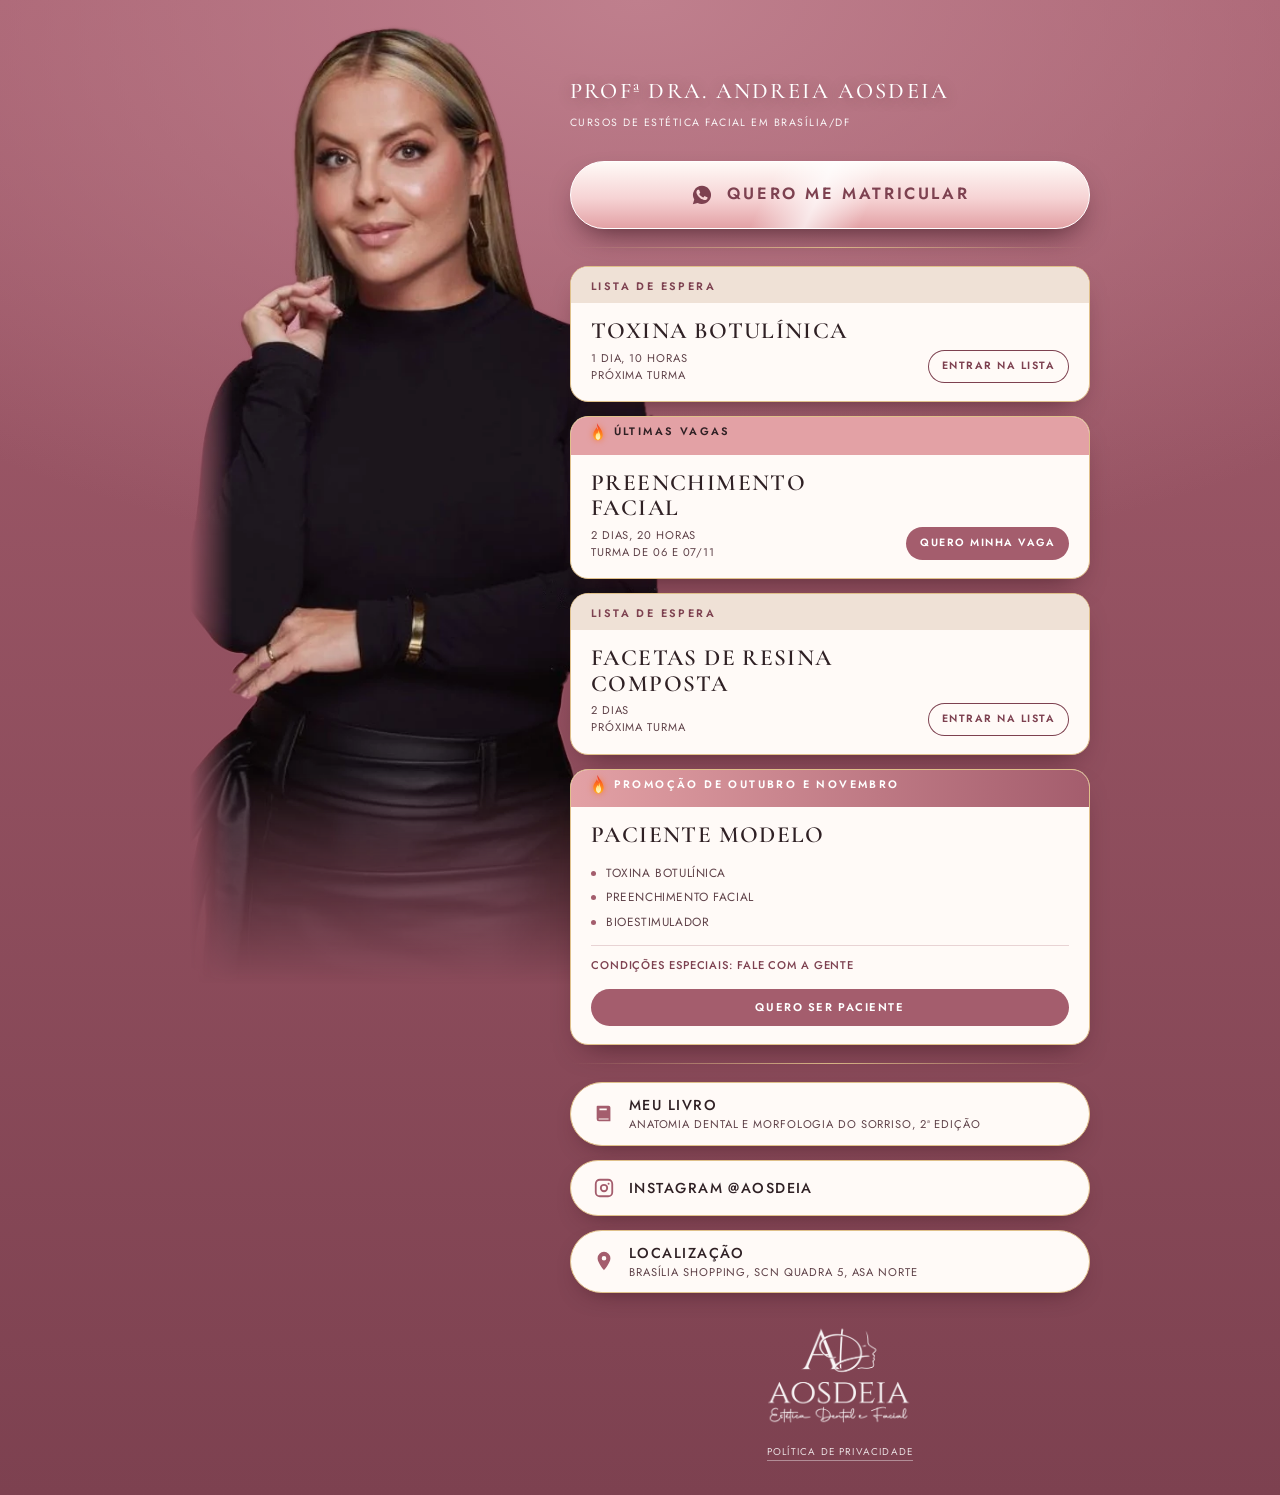
<file: index.html>
<!doctype html>
<html lang="pt-BR">
<head>
<meta charset="utf-8">
<meta name="viewport" content="width=device-width, initial-scale=1">
<title>Profª Dra. Andreia Aosdeia | Links</title>
<meta name="description" content="Cursos de Toxina Botulínica e Preenchimento Facial com a Profª Dra. Andreia Aosdeia, em Brasília/DF.">
<meta name="theme-color" content="#a45d6d">
<link rel="icon" href="favicon.ico" sizes="any">
<link rel="icon" type="image/png" sizes="32x32" href="assets/favicon-32.png">
<link rel="apple-touch-icon" href="assets/apple-touch-icon.png">
<link rel="canonical" href="https://links.aosdeiaacademy.com.br/">
<meta property="og:type" content="website">
<meta property="og:locale" content="pt_BR">
<meta property="og:site_name" content="Aosdeia Estética Dental e Facial">
<meta property="og:title" content="Profª Dra. Andreia Aosdeia | Cursos de estética facial">
<meta property="og:description" content="Toxina Botulínica e Preenchimento Facial em Brasília/DF. Toque para falar no WhatsApp.">
<meta property="og:url" content="https://links.aosdeiaacademy.com.br/">
<meta property="og:image" content="https://links.aosdeiaacademy.com.br/assets/og-image.jpg">
<meta property="og:image:width" content="1200">
<meta property="og:image:height" content="630">
<meta name="twitter:card" content="summary_large_image">
<link rel="preconnect" href="https://fonts.googleapis.com">
<link rel="preconnect" href="https://fonts.gstatic.com" crossorigin>
<link rel="stylesheet" href="https://fonts.googleapis.com/css2?family=Cormorant+Garamond:wght@500;600&family=Jost:wght@400;500;600&display=swap">
<link rel="stylesheet" href="style.css">
</head>
<body>
<!--
  COMO EDITAR (sem segredo nenhum neste arquivo):
  - Número do bot: procure 556193871313 (3 links). Para testar com o 9 extra, troque por 5561999044284.
  - Status do curso: no <a class="curso">, troque data-status="ultimas-vagas" por data-status="lista-de-espera"
    e ajuste o texto do selo (.selo), a ação (.acao) e o texto pronto no link (?text=...). O texto precisa conter o nome do curso
    ("toxina" ou "preenchimento"), é assim que o bot pula o menu.
  - Paciente modelo: o cartão da promoção leva ao bot com o texto "Quero ser paciente modelo..." (o bot reconhece "paciente modelo").
    Nunca coloque preço, porcentagem ou "a partir de" no cartão (risco de denúncia ao CRO): os valores só aparecem na conversa do WhatsApp.
    Para mudar o período ou os procedimentos, edite o cartão aqui E o bloco paciente_modelo do config do bot (config/andreia-aosdeia.json).
  - Links pendentes têm data-pendente (hoje nenhum). Ao colocar o link real em href, apague o atributo data-pendente.
  - Localização: aponta para o Google Maps com o endereço do Brasília Shopping.
-->
<main class="pagina">

  <picture class="figura">
    <source srcset="assets/andreia.webp" type="image/webp">
    <img src="assets/andreia.png" width="538" height="1090" alt="Profª Dra. Andreia Aosdeia">
  </picture>

  <header class="topo">
    <h1>Profª Dra. Andreia Aosdeia</h1>
    <p class="sub">Cursos de estética facial em Brasília/DF</p>
  </header>

  <ul class="botoes">

    <li>
      <a class="btn btn-principal" href="https://wa.me/556193871313?text=Ol%C3%A1!%20Quero%20me%20matricular%20em%20um%20curso." target="_blank" rel="noopener">
        <svg class="ico" viewBox="0 0 24 24" aria-hidden="true"><path d="M12.04 2a9.9 9.9 0 0 0-8.5 14.9L2 22l5.25-1.38A9.9 9.9 0 1 0 12.04 2Zm5.8 14.06c-.25.7-1.45 1.34-2 1.4-.52.06-1.17.09-1.89-.12a17 17 0 0 1-1.7-.63c-3-1.3-4.94-4.33-5.09-4.53-.15-.2-1.2-1.6-1.2-3.05 0-1.45.76-2.16 1.03-2.46.27-.3.59-.37.79-.37h.57c.18 0 .43-.07.67.51.25.6.84 2.05.91 2.2.07.15.12.32.02.52-.1.2-.15.32-.3.5-.15.17-.31.38-.45.51-.15.15-.3.31-.13.6.17.3.77 1.27 1.65 2.05 1.13 1 2.09 1.32 2.39 1.47.3.15.47.12.65-.07.17-.2.75-.87.95-1.17.2-.3.4-.25.67-.15.27.1 1.72.81 2.02.96.3.15.5.22.57.35.07.12.07.72-.18 1.42Z"/></svg>
        <span class="btn-texto">Quero me matricular</span>
      </a>
    </li>

    <li class="divisor" aria-hidden="true"></li>

    <li>
      <a class="curso" data-status="lista-de-espera" href="https://wa.me/556193871313?text=Ol%C3%A1!%20Quero%20entrar%20na%20lista%20de%20espera%20do%20curso%20de%20Toxina%20Botul%C3%ADnica." target="_blank" rel="noopener">
        <span class="faixa"><span class="selo">Lista de espera</span></span>
        <span class="curso-corpo">
          <span class="btn-corpo">
            <span class="curso-nome">Toxina Botulínica</span>
            <span class="meta">1 dia, 10 horas</span>
            <span class="meta">Próxima turma</span>
          </span>
          <span class="acao">Entrar na lista</span>
        </span>
      </a>
    </li>

    <li>
      <a class="curso" data-status="ultimas-vagas" href="https://wa.me/556193871313?text=Ol%C3%A1!%20Quero%20me%20matricular%20no%20curso%20de%20Preenchimento%20Facial." target="_blank" rel="noopener">
        <span class="faixa"><span class="selo">Últimas vagas</span></span>
        <span class="curso-corpo">
          <span class="btn-corpo">
            <span class="curso-nome">Preenchimento Facial</span>
            <span class="meta">2 dias, 20 horas</span>
            <span class="meta">Turma de 06 e 07/11</span>
          </span>
          <span class="acao">Quero minha vaga</span>
        </span>
      </a>
    </li>

    <li>
      <a class="curso" data-status="lista-de-espera" href="https://wa.me/556193871313?text=Ol%C3%A1!%20Quero%20entrar%20na%20lista%20de%20espera%20do%20curso%20de%20Facetas%20de%20Resina%20Composta." target="_blank" rel="noopener">
        <span class="faixa"><span class="selo">Lista de espera</span></span>
        <span class="curso-corpo">
          <span class="btn-corpo">
            <span class="curso-nome">Facetas de Resina Composta</span>
            <span class="meta">2 dias</span>
            <span class="meta">Próxima turma</span>
          </span>
          <span class="acao">Entrar na lista</span>
        </span>
      </a>
    </li>

    <li>
      <a class="curso promo" data-status="promocao" href="https://wa.me/556199044284?text=Ol%C3%A1!%20Quero%20ser%20paciente%20modelo%20na%20promo%C3%A7%C3%A3o%20de%20outubro%20e%20novembro." target="_blank" rel="noopener">
        <span class="faixa"><span class="selo">Promoção de outubro e novembro</span></span>
        <span class="curso-corpo">
          <span class="btn-corpo">
            <span class="curso-nome">Paciente modelo</span>
            <span class="procedimentos">
              <span class="procedimento">Toxina Botulínica</span>
              <span class="procedimento">Preenchimento Facial</span>
              <span class="procedimento">Bioestimulador</span>
            </span>
            <span class="meta">Condições especiais: fale com a gente</span>
          </span>
          <span class="acao">Quero ser paciente</span>
        </span>
      </a>
    </li>

    <li class="divisor" aria-hidden="true"></li>

    <li>
      <a class="btn" href="https://hotmart.com/pt-br/marketplace/produtos/anatomia-dental-e-morfologia-do-sorriso-segunda-edicao/N85610293N?utm_source=ig&amp;utm_medium=social&amp;utm_content=link_in_bio" target="_blank" rel="noopener">
        <svg class="ico" viewBox="0 0 24 24" aria-hidden="true"><path d="M5 3h12a2 2 0 0 1 2 2v14.5a.5.5 0 0 1-.5.5H6.5A2.5 2.5 0 0 1 4 17.5V4a1 1 0 0 1 1-1Zm1.5 14a.5.5 0 0 0 0 1H17v-1H6.5ZM7 6v2h8V6H7Z"/></svg>
        <span class="btn-corpo">
          <span class="btn-texto">Meu livro</span>
          <span class="meta">Anatomia Dental e Morfologia do Sorriso, 2ª edição</span>
        </span>
      </a>
    </li>

    <li>
      <a class="btn" href="https://www.instagram.com/aosdeia/" target="_blank" rel="noopener">
        <svg class="ico" viewBox="0 0 24 24" aria-hidden="true"><path d="M7.5 2h9A5.5 5.5 0 0 1 22 7.5v9a5.5 5.5 0 0 1-5.5 5.5h-9A5.5 5.5 0 0 1 2 16.5v-9A5.5 5.5 0 0 1 7.5 2Zm0 2A3.5 3.5 0 0 0 4 7.5v9A3.5 3.5 0 0 0 7.5 20h9a3.5 3.5 0 0 0 3.5-3.5v-9A3.5 3.5 0 0 0 16.5 4h-9ZM12 7.5a4.5 4.5 0 1 1 0 9 4.5 4.5 0 0 1 0-9Zm0 2a2.5 2.5 0 1 0 0 5 2.5 2.5 0 0 0 0-5Zm5-3.2a1.1 1.1 0 1 1 0 2.2 1.1 1.1 0 0 1 0-2.2Z"/></svg>
        <span class="btn-texto">Instagram @aosdeia</span>
      </a>
    </li>

    <li>
      <a class="btn" href="https://www.google.com/maps/search/?api=1&amp;query=Bras%C3%ADlia%20Shopping%2C%20SCN%20Quadra%205%2C%20Asa%20Norte%2C%20Bras%C3%ADlia%20DF%2070655-775" target="_blank" rel="noopener">
        <svg class="ico" viewBox="0 0 24 24" aria-hidden="true"><path d="M12 2a7 7 0 0 0-7 7c0 5.2 7 13 7 13s7-7.8 7-13a7 7 0 0 0-7-7Zm0 9.5A2.5 2.5 0 1 1 12 6.5a2.5 2.5 0 0 1 0 5Z"/></svg>
        <span class="btn-corpo">
          <span class="btn-texto">Localização</span>
          <span class="meta">Brasília Shopping, SCN Quadra 5, Asa Norte</span>
        </span>
      </a>
    </li>

  </ul>

  <footer class="rodape">
    <img class="logo" src="assets/logo.png" width="320" height="217" alt="Aosdeia, Estética Dental e Facial">
  </footer>
  <p class="legal"><a href="privacidade.html">Política de privacidade</a></p>

</main>
</body>
</html>
</file>
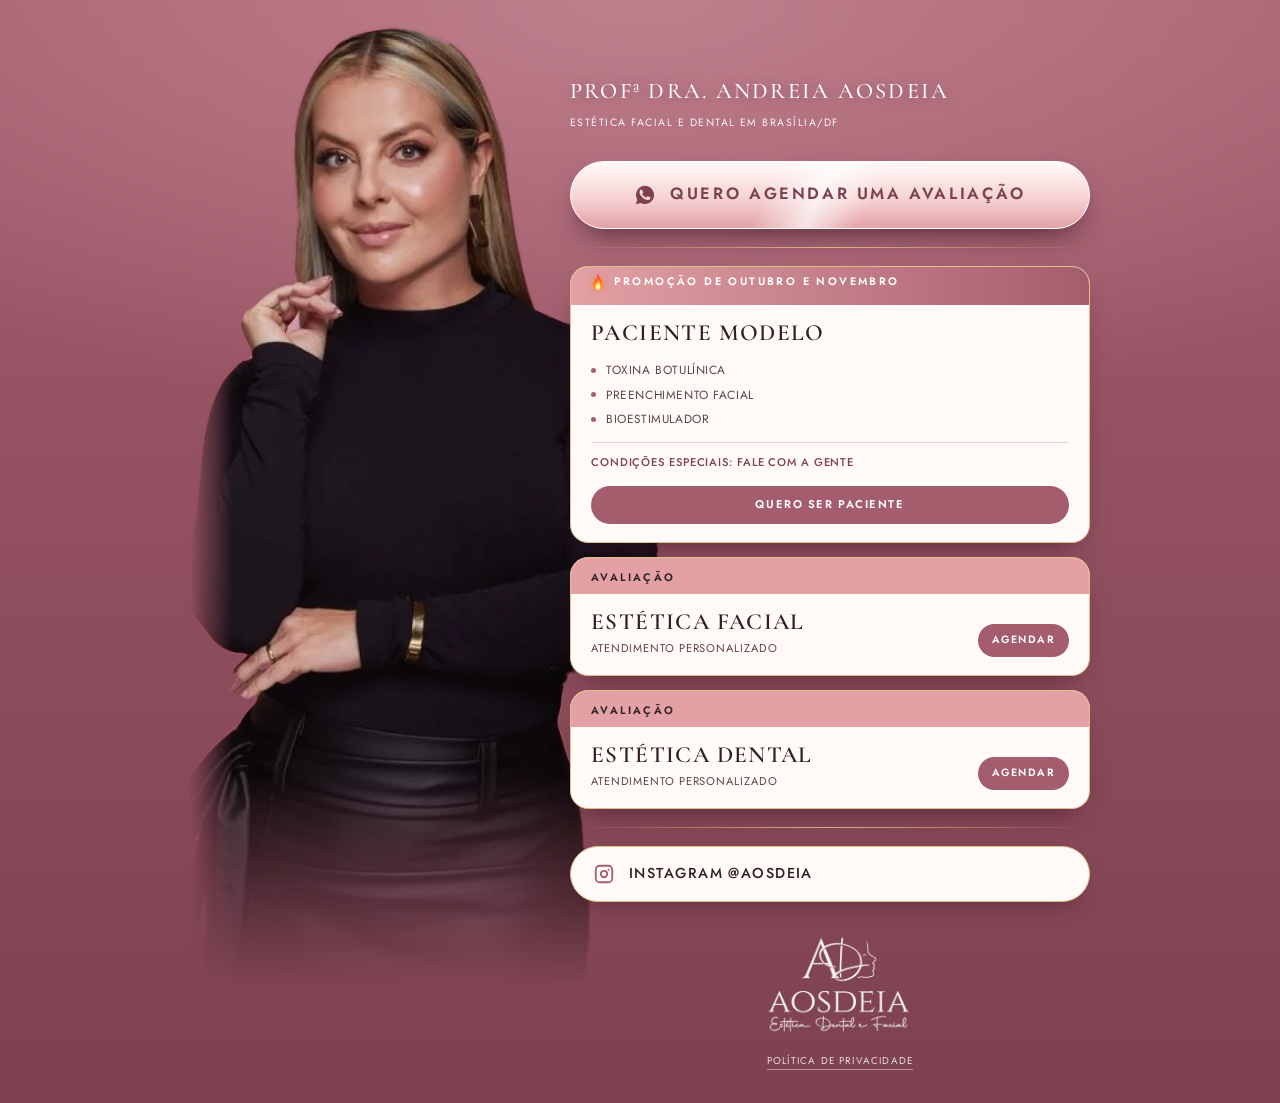
<file: pacientes/index.html>
<!doctype html>
<html lang="pt-BR">
<head>
<meta charset="utf-8">
<meta name="viewport" content="width=device-width, initial-scale=1">
<title>Aosdeia Pacientes | Agende sua avaliação</title>
<meta name="description" content="Estética facial e dental com a Profª Dra. Andreia Aosdeia, em Brasília/DF. Toque para agendar sua avaliação pelo WhatsApp.">
<meta name="theme-color" content="#a45d6d">
<link rel="icon" href="../favicon.ico" sizes="any">
<link rel="icon" type="image/png" sizes="32x32" href="../assets/favicon-32.png">
<link rel="apple-touch-icon" href="../assets/apple-touch-icon.png">
<link rel="canonical" href="https://links.aosdeiaacademy.com.br/pacientes/">
<meta property="og:type" content="website">
<meta property="og:locale" content="pt_BR">
<meta property="og:site_name" content="Aosdeia Estética Dental e Facial">
<meta property="og:title" content="Aosdeia Pacientes | Agende sua avaliação">
<meta property="og:description" content="Estética facial e dental em Brasília/DF. Toque para falar no WhatsApp.">
<meta property="og:url" content="https://links.aosdeiaacademy.com.br/pacientes/">
<meta property="og:image" content="https://links.aosdeiaacademy.com.br/assets/og-image.jpg">
<meta property="og:image:width" content="1200">
<meta property="og:image:height" content="630">
<meta name="twitter:card" content="summary_large_image">
<link rel="preconnect" href="https://fonts.googleapis.com">
<link rel="preconnect" href="https://fonts.gstatic.com" crossorigin>
<link rel="stylesheet" href="https://fonts.googleapis.com/css2?family=Cormorant+Garamond:wght@500;600&family=Jost:wght@400;500;600&display=swap">
<link rel="stylesheet" href="../style.css">
</head>
<body>
<!--
  PÁGINA DE PACIENTES (Instagram @aosdeia_pacientes). Sem segredo nenhum neste arquivo. A página de cursos continua em ../index.html.
  - Número do bot: procure 556199044284 (4 links). Para testar com o 9 extra, troque por 5561999044284.
  - Como o bot entende o texto pronto de cada botão (config/andreia-aosdeia.json do bot):
      "agendar uma avaliação", facial/dental ou paciente modelo -> menu de pacientes (ou lista da promoção, se disser "paciente modelo")
    Se mudar o texto de um botão, mantenha essas palavras.
  - Promoção: o cartão leva ao bot com o texto "Quero ser paciente modelo...". Nunca coloque preço, porcentagem ou "a partir de"
    no cartão (risco de denúncia ao CRO): os valores só aparecem na conversa do WhatsApp. Para mudar o período ou os procedimentos,
    edite o cartão aqui E o bloco paciente_modelo do config do bot. Quando a promoção acabar, apague o cartão (o bot para de falar dela se o bloco sair do config).
  - Localização: não incluída de propósito (confirmar com a Andreia o endereço de atendimento dos pacientes antes de colocar).
-->
<main class="pagina">

  <picture class="figura">
    <source srcset="../assets/andreia.webp" type="image/webp">
    <img src="../assets/andreia.png" width="538" height="1090" alt="Profª Dra. Andreia Aosdeia">
  </picture>

  <header class="topo">
    <h1>Profª Dra. Andreia Aosdeia</h1>
    <p class="sub">Estética facial e dental em Brasília/DF</p>
  </header>

  <ul class="botoes">

    <li>
      <a class="btn btn-principal" href="https://wa.me/556199044284?text=Ol%C3%A1%21%20Vim%20pelo%20Instagram%20de%20pacientes%20e%20quero%20agendar%20uma%20avalia%C3%A7%C3%A3o." target="_blank" rel="noopener">
        <svg class="ico" viewBox="0 0 24 24" aria-hidden="true"><path d="M12.04 2a9.9 9.9 0 0 0-8.5 14.9L2 22l5.25-1.38A9.9 9.9 0 1 0 12.04 2Zm5.8 14.06c-.25.7-1.45 1.34-2 1.4-.52.06-1.17.09-1.89-.12a17 17 0 0 1-1.7-.63c-3-1.3-4.94-4.33-5.09-4.53-.15-.2-1.2-1.6-1.2-3.05 0-1.45.76-2.16 1.03-2.46.27-.3.59-.37.79-.37h.57c.18 0 .43-.07.67.51.25.6.84 2.05.91 2.2.07.15.12.32.02.52-.1.2-.15.32-.3.5-.15.17-.31.38-.45.51-.15.15-.3.31-.13.6.17.3.77 1.27 1.65 2.05 1.13 1 2.09 1.32 2.39 1.47.3.15.47.12.65-.07.17-.2.75-.87.95-1.17.2-.3.4-.25.67-.15.27.1 1.72.81 2.02.96.3.15.5.22.57.35.07.12.07.72-.18 1.42Z"/></svg>
        <span class="btn-texto">Quero agendar uma avaliação</span>
      </a>
    </li>

    <li class="divisor" aria-hidden="true"></li>

    <li>
      <a class="curso promo" data-status="promocao" href="https://wa.me/556199044284?text=Ol%C3%A1%21%20Quero%20ser%20paciente%20modelo%20na%20promo%C3%A7%C3%A3o%20de%20outubro%20e%20novembro." target="_blank" rel="noopener">
        <span class="faixa"><span class="selo">Promoção de outubro e novembro</span></span>
        <span class="curso-corpo">
          <span class="btn-corpo">
            <span class="curso-nome">Paciente modelo</span>
            <span class="procedimentos">
              <span class="procedimento">Toxina Botulínica</span>
              <span class="procedimento">Preenchimento Facial</span>
              <span class="procedimento">Bioestimulador</span>
            </span>
            <span class="meta">Condições especiais: fale com a gente</span>
          </span>
          <span class="acao">Quero ser paciente</span>
        </span>
      </a>
    </li>

    <li>
      <a class="curso" data-status="avaliacao" href="https://wa.me/556199044284?text=Ol%C3%A1%21%20Quero%20agendar%20uma%20avalia%C3%A7%C3%A3o%20de%20est%C3%A9tica%20facial." target="_blank" rel="noopener">
        <span class="faixa"><span class="selo">Avaliação</span></span>
        <span class="curso-corpo">
          <span class="btn-corpo">
            <span class="curso-nome">Estética facial</span>
            <span class="meta">Atendimento personalizado</span>
          </span>
          <span class="acao">Agendar</span>
        </span>
      </a>
    </li>

    <li>
      <a class="curso" data-status="avaliacao" href="https://wa.me/556199044284?text=Ol%C3%A1%21%20Quero%20agendar%20uma%20avalia%C3%A7%C3%A3o%20de%20est%C3%A9tica%20dental." target="_blank" rel="noopener">
        <span class="faixa"><span class="selo">Avaliação</span></span>
        <span class="curso-corpo">
          <span class="btn-corpo">
            <span class="curso-nome">Estética dental</span>
            <span class="meta">Atendimento personalizado</span>
          </span>
          <span class="acao">Agendar</span>
        </span>
      </a>
    </li>

    <li class="divisor" aria-hidden="true"></li>

    <li>
      <a class="btn" href="   https://www.instagram.com/aosdeia/" target="_blank" rel="noopener">
        <svg class="ico" viewBox="0 0 24 24" aria-hidden="true"><path d="M7.5 2h9A5.5 5.5 0 0 1 22 7.5v9a5.5 5.5 0 0 1-5.5 5.5h-9A5.5 5.5 0 0 1 2 16.5v-9A5.5 5.5 0 0 1 7.5 2Zm0 2A3.5 3.5 0 0 0 4 7.5v9A3.5 3.5 0 0 0 7.5 20h9a3.5 3.5 0 0 0 3.5-3.5v-9A3.5 3.5 0 0 0 16.5 4h-9ZM12 7.5a4.5 4.5 0 1 1 0 9 4.5 4.5 0 0 1 0-9Zm0 2a2.5 2.5 0 1 0 0 5 2.5 2.5 0 0 0 0-5Zm5-3.2a1.1 1.1 0 1 1 0 2.2 1.1 1.1 0 0 1 0-2.2Z"/></svg>
        <span class="btn-texto">Instagram @aosdeia</span>
      </a>
    </li>

  </ul>

  <footer class="rodape">
    <img class="logo" src="../assets/logo.png" width="320" height="217" alt="Aosdeia, Estética Dental e Facial">
  </footer>
  <p class="legal"><a href="../privacidade.html">Política de privacidade</a></p>

</main>
</body>
</html>
</file>
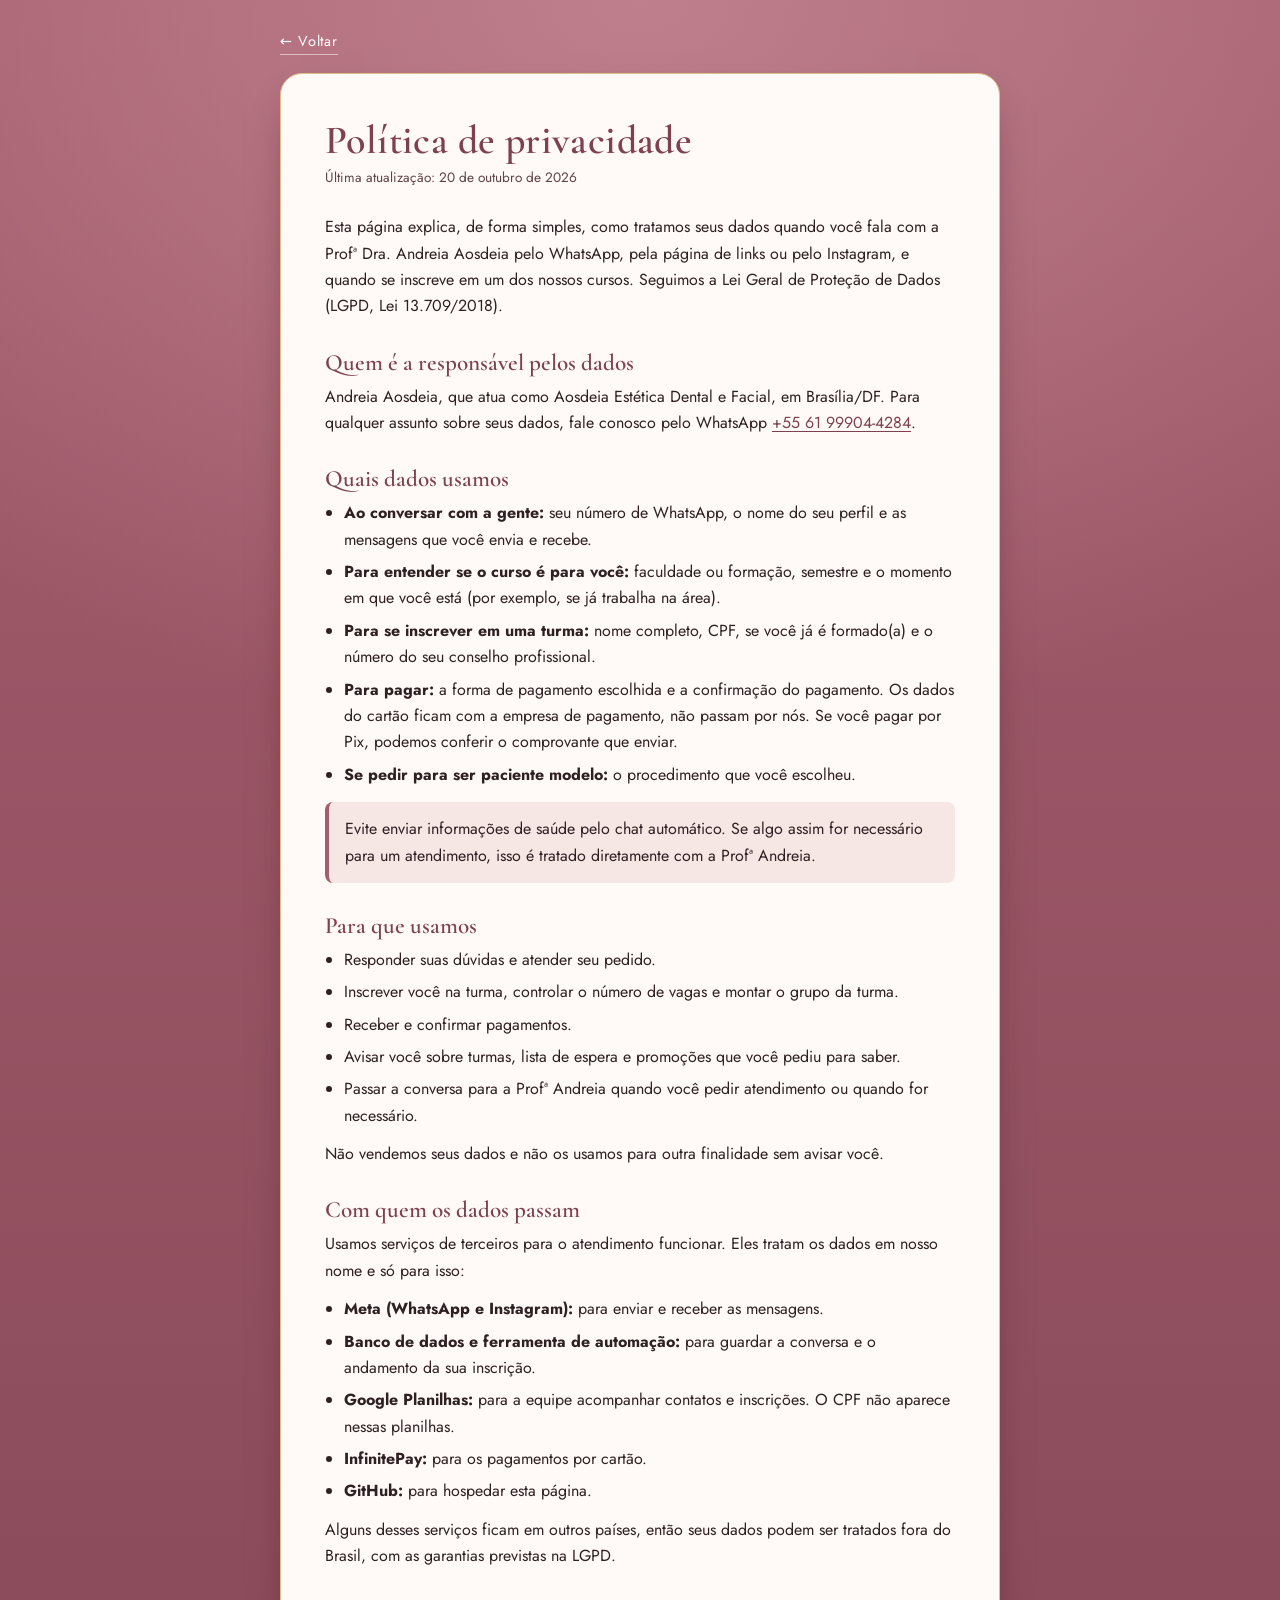
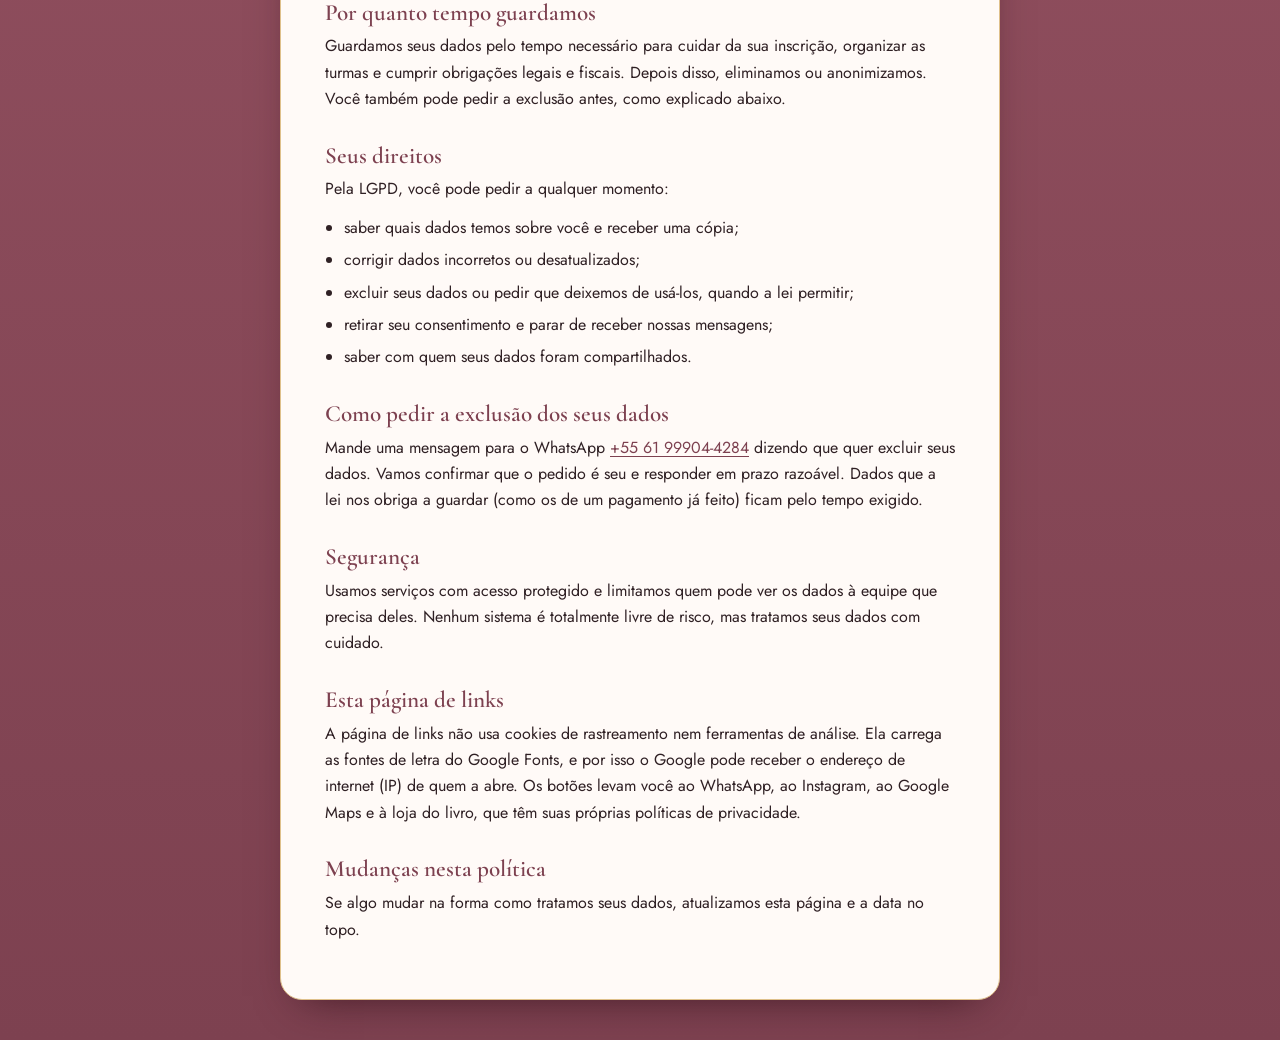
<file: privacidade.html>
<!doctype html>
<html lang="pt-BR">
<head>
<meta charset="utf-8">
<meta name="viewport" content="width=device-width, initial-scale=1">
<title>Política de privacidade | Aosdeia</title>
<meta name="description" content="Como a Profª Dra. Andreia Aosdeia trata os dados pessoais de quem conversa pelo WhatsApp e se inscreve nos cursos.">
<meta name="theme-color" content="#a45d6d">
<link rel="icon" href="favicon.ico" sizes="any">
<link rel="icon" type="image/png" sizes="32x32" href="assets/favicon-32.png">
<link rel="apple-touch-icon" href="assets/apple-touch-icon.png">
<link rel="canonical" href="https://links.aosdeiaacademy.com.br/privacidade.html">
<link rel="preconnect" href="https://fonts.googleapis.com">
<link rel="preconnect" href="https://fonts.gstatic.com" crossorigin>
<link rel="stylesheet" href="https://fonts.googleapis.com/css2?family=Cormorant+Garamond:wght@500;600&family=Jost:wght@400;500;600&display=swap">
<link rel="stylesheet" href="privacidade.css">
</head>
<body>
<!--
  COMO EDITAR: pagina estatica, sem script. Ao mudar como o bot trata dados (ex.: passar a usar IA, trocar de ferramenta,
  definir prazo de guarda), atualize o texto e a data de "Última atualização".
-->
<main class="pagina">
  <a class="voltar" href="./">&larr; Voltar</a>

  <article class="cartao">
    <h1>Política de privacidade</h1>
    <p class="atualizado">Última atualização: 20 de outubro de 2026</p>

    <p>Esta página explica, de forma simples, como tratamos seus dados quando você fala com a Profª Dra. Andreia Aosdeia pelo WhatsApp, pela página de links ou pelo Instagram, e quando se inscreve em um dos nossos cursos. Seguimos a Lei Geral de Proteção de Dados (LGPD, Lei 13.709/2018).</p>

    <h2>Quem é a responsável pelos dados</h2>
    <p>Andreia Aosdeia, que atua como Aosdeia Estética Dental e Facial, em Brasília/DF. Para qualquer assunto sobre seus dados, fale conosco pelo WhatsApp <a href="https://wa.me/556199044284">+55 61 99904-4284</a>.</p>

    <h2>Quais dados usamos</h2>
    <ul>
      <li><strong>Ao conversar com a gente:</strong> seu número de WhatsApp, o nome do seu perfil e as mensagens que você envia e recebe.</li>
      <li><strong>Para entender se o curso é para você:</strong> faculdade ou formação, semestre e o momento em que você está (por exemplo, se já trabalha na área).</li>
      <li><strong>Para se inscrever em uma turma:</strong> nome completo, CPF, se você já é formado(a) e o número do seu conselho profissional.</li>
      <li><strong>Para pagar:</strong> a forma de pagamento escolhida e a confirmação do pagamento. Os dados do cartão ficam com a empresa de pagamento, não passam por nós. Se você pagar por Pix, podemos conferir o comprovante que enviar.</li>
      <li><strong>Se pedir para ser paciente modelo:</strong> o procedimento que você escolheu.</li>
    </ul>
    <div class="destaque"><p>Evite enviar informações de saúde pelo chat automático. Se algo assim for necessário para um atendimento, isso é tratado diretamente com a Profª Andreia.</p></div>

    <h2>Para que usamos</h2>
    <ul>
      <li>Responder suas dúvidas e atender seu pedido.</li>
      <li>Inscrever você na turma, controlar o número de vagas e montar o grupo da turma.</li>
      <li>Receber e confirmar pagamentos.</li>
      <li>Avisar você sobre turmas, lista de espera e promoções que você pediu para saber.</li>
      <li>Passar a conversa para a Profª Andreia quando você pedir atendimento ou quando for necessário.</li>
    </ul>
    <p>Não vendemos seus dados e não os usamos para outra finalidade sem avisar você.</p>

    <h2>Com quem os dados passam</h2>
    <p>Usamos serviços de terceiros para o atendimento funcionar. Eles tratam os dados em nosso nome e só para isso:</p>
    <ul>
      <li><strong>Meta (WhatsApp e Instagram):</strong> para enviar e receber as mensagens.</li>
      <li><strong>Banco de dados e ferramenta de automação:</strong> para guardar a conversa e o andamento da sua inscrição.</li>
      <li><strong>Google Planilhas:</strong> para a equipe acompanhar contatos e inscrições. O CPF não aparece nessas planilhas.</li>
      <li><strong>InfinitePay:</strong> para os pagamentos por cartão.</li>
      <li><strong>GitHub:</strong> para hospedar esta página.</li>
    </ul>
    <p>Alguns desses serviços ficam em outros países, então seus dados podem ser tratados fora do Brasil, com as garantias previstas na LGPD.</p>

    <h2>Por quanto tempo guardamos</h2>
    <p>Guardamos seus dados pelo tempo necessário para cuidar da sua inscrição, organizar as turmas e cumprir obrigações legais e fiscais. Depois disso, eliminamos ou anonimizamos. Você também pode pedir a exclusão antes, como explicado abaixo.</p>

    <h2>Seus direitos</h2>
    <p>Pela LGPD, você pode pedir a qualquer momento:</p>
    <ul>
      <li>saber quais dados temos sobre você e receber uma cópia;</li>
      <li>corrigir dados incorretos ou desatualizados;</li>
      <li>excluir seus dados ou pedir que deixemos de usá-los, quando a lei permitir;</li>
      <li>retirar seu consentimento e parar de receber nossas mensagens;</li>
      <li>saber com quem seus dados foram compartilhados.</li>
    </ul>

    <h2>Como pedir a exclusão dos seus dados</h2>
    <p>Mande uma mensagem para o WhatsApp <a href="https://wa.me/556199044284?text=Quero%20excluir%20meus%20dados.">+55 61 99904-4284</a> dizendo que quer excluir seus dados. Vamos confirmar que o pedido é seu e responder em prazo razoável. Dados que a lei nos obriga a guardar (como os de um pagamento já feito) ficam pelo tempo exigido.</p>

    <h2>Segurança</h2>
    <p>Usamos serviços com acesso protegido e limitamos quem pode ver os dados à equipe que precisa deles. Nenhum sistema é totalmente livre de risco, mas tratamos seus dados com cuidado.</p>

    <h2>Esta página de links</h2>
    <p>A página de links não usa cookies de rastreamento nem ferramentas de análise. Ela carrega as fontes de letra do Google Fonts, e por isso o Google pode receber o endereço de internet (IP) de quem a abre. Os botões levam você ao WhatsApp, ao Instagram, ao Google Maps e à loja do livro, que têm suas próprias políticas de privacidade.</p>

    <h2>Mudanças nesta política</h2>
    <p>Se algo mudar na forma como tratamos seus dados, atualizamos esta página e a data no topo.</p>
  </article>
</main>
</body>
</html>
</file>
<file: privacidade.css>
/* Página de política de privacidade: mesmo fundo rosé da página de links, texto em cartão marfim (sem caixa alta, para ler). */
:root {
  --rose: #a45d6d;
  --rose-fundo-alto: #bf7f8d;
  --rose-fundo-baixo: #7d4150;
  --rose-escuro: #7d4150;
  --marfim: #fffaf7;
  --champanhe: #dfc08a;
  --tinta: #2f2024;
  --tinta-suave: #5f4249;
  --fonte-titulo: "Cormorant Garamond", Georgia, "Times New Roman", serif;
  --fonte-texto: "Jost", "Segoe UI", system-ui, -apple-system, sans-serif;
}
* { box-sizing: border-box; }
html { color-scheme: light; background: var(--rose-fundo-baixo); }
body {
  margin: 0;
  min-height: 100vh;
  background:
    radial-gradient(120% 40% at 50% 0%, var(--rose-fundo-alto) 0%, rgba(164, 93, 109, 0) 70%),
    linear-gradient(180deg, var(--rose) 0%, var(--rose-fundo-baixo) 100%);
  background-repeat: no-repeat;
  color: var(--tinta);
  font-family: var(--fonte-texto);
  font-size: 1rem;
  line-height: 1.65;
  padding: 28px max(16px, env(safe-area-inset-right, 0px)) 40px max(16px, env(safe-area-inset-left, 0px));
  -webkit-text-size-adjust: 100%;
}
.pagina { max-width: 720px; margin-inline: auto; }
.voltar { display: inline-block; margin-bottom: 18px; color: #fff; font-size: .9rem; letter-spacing: .06em; text-decoration: none; border-bottom: 1px solid rgba(255, 255, 255, .55); }
.voltar:hover, .voltar:focus-visible { border-bottom-color: #fff; outline: none; }
.cartao {
  background: var(--marfim);
  border: 1px solid var(--champanhe);
  border-radius: 22px;
  padding: clamp(22px, 5vw, 44px);
  box-shadow: 0 18px 40px -22px rgba(50, 15, 25, .85);
}
h1 { margin: 0 0 4px; font-family: var(--fonte-titulo); font-weight: 600; font-size: clamp(1.9rem, 6vw, 2.5rem); line-height: 1.1; color: var(--rose-escuro); letter-spacing: .01em; }
.atualizado { margin: 0 0 26px; font-size: .85rem; color: var(--tinta-suave); }
h2 { margin: 30px 0 6px; font-family: var(--fonte-titulo); font-weight: 600; font-size: 1.45rem; line-height: 1.2; color: var(--rose-escuro); }
p { margin: 0 0 12px; max-width: 68ch; }
ul { margin: 0 0 12px; padding-left: 1.2em; max-width: 68ch; }
li { margin-bottom: 6px; }
a { color: var(--rose-escuro); text-underline-offset: 3px; }
a:focus-visible, .voltar:focus-visible { outline: 3px solid var(--rose); outline-offset: 3px; }
.destaque { margin: 14px 0; padding: 14px 16px; background: #f6e7e4; border-left: 4px solid var(--rose); border-radius: 8px; max-width: 68ch; }
.destaque p { margin: 0; }
@media (max-width: 380px) { body { font-size: .95rem; } }
</file>
<file: style.css>
/* Página de links da Profª Dra. Andreia Aosdeia.
   Cores tiradas do flyer: rosé #A45D6D, rosa claro #E3A1A5, branco e um toque de champanhe.
   Todos os textos em maiúsculas (pedido da Andreia), feito por CSS. */
:root {
  --rose: #a45d6d;
  --rose-fundo-alto: #bf7f8d;
  --rose-fundo-baixo: #7d4150;
  --rose-claro: #e3a1a5;
  --rose-escuro: #7d4150;
  --marfim: #fffaf7;
  --champanhe: #dfc08a;
  --champanhe-escuro: #bf9b55;
  --tinta: #2f2024;
  --tinta-suave: #5f4249;
  --fonte-titulo: "Cormorant Garamond", Georgia, "Times New Roman", serif;
  --fonte-texto: "Jost", "Segoe UI", system-ui, -apple-system, sans-serif;
}

* { box-sizing: border-box; }
html { color-scheme: light; background: var(--rose-fundo-baixo); }

body {
  margin: 0;
  min-height: 100vh;
  background:
    radial-gradient(120% 55% at 50% 0%, var(--rose-fundo-alto) 0%, rgba(164, 93, 109, 0) 70%),
    linear-gradient(180deg, var(--rose) 0%, var(--rose-fundo-baixo) 100%);
  background-repeat: no-repeat;
  color: var(--tinta);
  font-family: var(--fonte-texto);
  font-size: 16px;
  line-height: 1.4;
  text-transform: uppercase;
  padding-block: 44px 36px;
  padding-left: max(16px, env(safe-area-inset-left, 0px));
  padding-right: max(16px, env(safe-area-inset-right, 0px));
  -webkit-text-size-adjust: 100%;
}

.pagina { position: relative; width: 100%; max-width: 440px; margin-inline: auto; display: flex; flex-direction: column; gap: 30px; isolation: isolate; }

/* Ela, de corpo inteiro, atrás de tudo. Os botões ficam por cima, em destaque. */
.figura {
  position: absolute;
  z-index: -1;
  top: -20px;
  left: -9%;
  height: 500px;
  pointer-events: none;
  /* esfuma a foto embaixo (some antes dos botoes) e a lateral esquerda, onde o flyer cortava o braco */
  -webkit-mask-image: linear-gradient(180deg, #000 70%, transparent 100%), linear-gradient(90deg, rgba(0, 0, 0, .5) 0, #000 4%);
  -webkit-mask-composite: source-in;
  mask-image: linear-gradient(180deg, #000 70%, transparent 100%), linear-gradient(90deg, rgba(0, 0, 0, .5) 0, #000 4%);
  mask-composite: intersect;
}
.figura img { display: block; height: 100%; width: auto; }

/* Topo */
.topo { display: flex; flex-direction: column; align-items: flex-end; justify-content: flex-start; gap: 10px; text-align: right; color: #fff; min-height: 330px; padding-left: 46%; padding-top: 20px; }
.topo h1 {
  margin: 14px 0 0;
  font-family: var(--fonte-titulo);
  font-weight: 500;
  font-size: 1.4rem;
  letter-spacing: 0.1em;
  text-shadow: 0 2px 14px rgba(70, 20, 35, .35);
  line-height: 1.2;
  text-wrap: balance;
}
.sub { margin: 0; font-size: 0.66rem; font-weight: 400; letter-spacing: 0.14em; line-height: 1.5; color: rgba(255, 255, 255, .92); }

/* Lista */
.botoes { list-style: none; margin: 0; padding: 0; display: flex; flex-direction: column; gap: 14px; }
.botoes li { min-width: 0; }
.divisor { height: 1px; margin-block: 4px; background: linear-gradient(90deg, transparent, rgba(223, 192, 138, .9), transparent); }

/* Linha simples (paciente, livro, Instagram, localização) */
.btn {
  display: flex;
  align-items: center;
  gap: 14px;
  min-height: 56px;
  padding: 12px 22px;
  border: 1px solid var(--champanhe);
  border-radius: 999px;
  background: var(--marfim);
  color: var(--tinta);
  text-decoration: none;
  font-weight: 500;
  font-size: 0.9rem;
  letter-spacing: 0.1em;
  box-shadow: 0 10px 24px -14px rgba(50, 15, 25, .7);
  transition: transform .2s ease, box-shadow .2s ease, border-color .2s;
}
.ico { width: 22px; height: 22px; flex: none; fill: var(--rose); }
.btn-texto { min-width: 0; overflow-wrap: anywhere; }
.btn-corpo { display: flex; flex-direction: column; gap: 2px; min-width: 0; flex: 1; }
.meta { font-size: 0.7rem; font-weight: 400; letter-spacing: 0.08em; line-height: 1.35; color: var(--tinta-suave); }

/* Botão principal */
.btn-principal {
  justify-content: center;
  min-height: 68px;
  border-color: #fff;
  /* rosé da paleta: marfim com reflexo, descendo para o rosa claro */
  background:
    linear-gradient(115deg, rgba(255, 255, 255, 0) 38%, rgba(255, 255, 255, .7) 48%, rgba(255, 255, 255, 0) 58%),
    linear-gradient(180deg, #fffaf7 0%, #f6d3d4 55%, #e3a1a5 100%);
  color: var(--rose-escuro);
  font-weight: 600;
  font-size: 1.02rem;
  letter-spacing: 0.16em;
  box-shadow: 0 0 0 0 rgba(255, 255, 255, .6), 0 14px 30px -12px rgba(50, 15, 25, .8);
  animation: pulso 3.2s ease-in-out infinite;
}
.btn-principal .ico { fill: var(--rose-escuro); }

@keyframes pulso {
  0%, 100% { box-shadow: 0 0 0 0 rgba(255, 244, 214, .5), 0 14px 30px -12px rgba(50, 15, 25, .8); }
  50% { box-shadow: 0 0 0 10px rgba(255, 244, 214, 0), 0 14px 30px -12px rgba(50, 15, 25, .8); }
}

/* Cartão de curso: a faixa rosa clara repete a faixa "CURSO" do flyer */
.curso {
  display: block;
  overflow: hidden;
  border: 1px solid var(--champanhe);
  border-radius: 18px;
  background: var(--marfim);
  color: var(--tinta);
  text-decoration: none;
  box-shadow: 0 14px 30px -16px rgba(50, 15, 25, .75);
  transition: transform .2s ease, box-shadow .2s ease;
}
.faixa { display: block; padding: 7px 20px; }
.selo { font-size: 0.68rem; font-weight: 600; letter-spacing: 0.22em; }
.curso[data-status="ultimas-vagas"] .faixa { background: var(--rose-claro); color: var(--tinta); }
.curso[data-status="avaliacao"] .faixa { background: var(--rose-claro); color: var(--tinta); }
.curso[data-status="lista-de-espera"] .faixa { background: #efe1d6; color: var(--rose-escuro); }
.curso-corpo { display: flex; align-items: flex-end; justify-content: space-between; gap: 14px; padding: 16px 20px 18px; }
.curso-nome {
  font-family: var(--fonte-titulo);
  font-weight: 600;
  font-size: 1.45rem;
  letter-spacing: 0.06em;
  line-height: 1.1;
  margin-bottom: 4px;
}
.acao {
  flex: none;
  padding: 9px 14px;
  border-radius: 999px;
  background: var(--rose);
  color: #fff;
  font-size: 0.66rem;
  font-weight: 600;
  letter-spacing: 0.14em;
  white-space: nowrap;
  transition: background-color .2s;
}
.curso[data-status="lista-de-espera"] .acao { background: transparent; color: var(--rose-escuro); box-shadow: inset 0 0 0 1px var(--rose-escuro); }

/* Cartão de promoção (paciente modelo): faixa em degradê e lista de procedimentos, sem preço (regra do CRO) */
.curso[data-status="promocao"] .faixa { background: linear-gradient(90deg, var(--rose-claro), var(--rose)); color: #fff; }
.promo .curso-corpo { flex-direction: column; align-items: stretch; gap: 16px; }
.promo .btn-corpo { gap: 0; }
.promo .acao { text-align: center; padding-block: 11px; font-size: 0.7rem; }
.procedimentos { display: flex; flex-direction: column; gap: 8px; margin-top: 12px; }
.procedimento { display: flex; align-items: center; gap: 10px; font-size: 0.74rem; letter-spacing: 0.05em; color: var(--tinta-suave); }
.procedimento::before { content: ""; flex: none; width: 5px; height: 5px; border-radius: 50%; background: var(--rose); }
.promo .meta { margin-top: 14px; padding-top: 12px; border-top: 1px solid rgba(164, 93, 109, .25); color: var(--rose-escuro); font-weight: 500; }

@media (max-width: 380px) {
  .btn-principal { font-size: .92rem; letter-spacing: .1em; padding-inline: 16px; }
  .topo h1 { font-size: 1.25rem; }
  .curso-corpo { flex-direction: column; align-items: stretch; }
  .acao { text-align: center; }
}

/* Interação só em quem tem mouse; foco visível sempre */
@media (hover: hover) {
  .btn:hover, .curso:hover { transform: translateY(-2px); box-shadow: 0 0 22px -2px rgba(255, 233, 190, .55), 0 16px 30px -14px rgba(50, 15, 25, .8); }
  .btn-principal:hover { animation-play-state: paused; }
  .curso:hover .acao { background: var(--rose-escuro); color: #fff; }
}
.btn:active, .curso:active { transform: scale(0.985); }
.btn:focus-visible, .curso:focus-visible { outline: 3px solid #fff; outline-offset: 3px; }

/* Entrada da página: uma sequência só, no carregamento */
@media (prefers-reduced-motion: no-preference) {
  .botoes > li { animation: entra .6s cubic-bezier(.2, .7, .2, 1) both; }
  .botoes > li:nth-child(2) { animation-delay: .05s; }
  .botoes > li:nth-child(3) { animation-delay: .12s; }
  .botoes > li:nth-child(4) { animation-delay: .19s; }
  .botoes > li:nth-child(n+5) { animation-delay: .26s; }
  @keyframes entra { from { opacity: 0; transform: translateY(10px); } to { opacity: 1; transform: none; } }
}
@media (prefers-reduced-motion: reduce) {
  .btn-principal { animation: none; }
  .btn, .curso, .acao { transition: none; }
}

/* Rodapé */
.rodape { display: flex; justify-content: center; }
.logo { display: block; width: 150px; height: auto; opacity: .95; }

/* Telas largas: ela inteira ao lado, os botões sobrepõem a borda dela */
@media (min-width: 780px) {
  .pagina { max-width: 900px; padding-left: 400px; }
  .figura { left: 0; top: -20px; height: 960px; -webkit-mask-image: linear-gradient(180deg, #000 78%, transparent 100%), linear-gradient(90deg, transparent 0, #000 9%); mask-image: linear-gradient(180deg, #000 78%, transparent 100%), linear-gradient(90deg, transparent 0, #000 9%); }
  .topo { min-height: 0; padding: 20px 0 0 0; align-items: flex-start; text-align: left; margin-left: -20px; }
  .botoes { margin-left: -20px; }
}

/* Chama de destaque: últimas vagas e promoção (fogo animado, duas camadas) */
.curso[data-status="ultimas-vagas"] .selo,
.curso[data-status="promocao"] .selo { display: inline-flex; align-items: center; gap: 8px; }
.curso[data-status="ultimas-vagas"] .selo::before,
.curso[data-status="promocao"] .selo::before {
  content: "";
  flex: none;
  width: 1.35em;
  height: 1.8em;
  margin-block: -0.35em;
  background: url("data:image/svg+xml,%3Csvg%20xmlns='http://www.w3.org/2000/svg'%20viewBox='0%200%2024%2032'%3E%3Cdefs%3E%3ClinearGradient%20id='o'%20x1='0'%20y1='0'%20x2='0'%20y2='1'%3E%3Cstop%20offset='0'%20stop-color='%23e8262d'/%3E%3Cstop%20offset='.45'%20stop-color='%23ff6a1a'/%3E%3Cstop%20offset='1'%20stop-color='%23ffb21e'/%3E%3C/linearGradient%3E%3ClinearGradient%20id='i'%20x1='0'%20y1='0'%20x2='0'%20y2='1'%3E%3Cstop%20offset='0'%20stop-color='%23ffd84a'/%3E%3Cstop%20offset='1'%20stop-color='%23fff6cf'/%3E%3C/linearGradient%3E%3C/defs%3E%3Cpath%20fill='url(%23o)'%20d='M12%201C13%207%2020%2012%2020%2021C20%2027%2016.5%2031%2012%2031C7.5%2031%204%2027%204%2021C4%2016%207%2013.5%208.5%209C9.5%2011.5%2010.5%2012.5%2011%2013.5C11.8%209.5%2011.4%205%2012%201Z'%3E%3Canimate%20attributeName=%22d%22%20dur=%221.9s%22%20repeatCount=%22indefinite%22%20calcMode=%22spline%22%20keyTimes=%220;.3;.68;1%22%20keySplines=%22.42%200%20.58%201;.3%200%20.7%201;.45%200%20.55%201%22%20values=%22M12%201C13%207%2020%2012%2020%2021C20%2027%2016.5%2031%2012%2031C7.5%2031%204%2027%204%2021C4%2016%207%2013.5%208.5%209C9.5%2011.5%2010.5%2012.5%2011%2013.5C11.8%209.5%2011.4%205%2012%201Z;M14%200C14.5%207%2021%2012%2020%2021C20%2027%2016.5%2031%2012%2031C7.5%2031%204%2027%204%2021C4%2016.5%206%2013%207.5%2010.5C9%2012%2010%2013.5%2011%2014C11.5%2010%2013%206%2014%200Z;M10%201.5C11.5%207%2019%2011.5%2020%2021C20%2027%2016.5%2031%2012%2031C7.5%2031%204%2027%204%2021C4%2015.5%207.5%2014%209.5%208.5C10%2011%2011.5%2012%2012.5%2013C12%209%209.5%206%2010%201.5Z;M12%201C13%207%2020%2012%2020%2021C20%2027%2016.5%2031%2012%2031C7.5%2031%204%2027%204%2021C4%2016%207%2013.5%208.5%209C9.5%2011.5%2010.5%2012.5%2011%2013.5C11.8%209.5%2011.4%205%2012%201Z%22/%3E%3C/path%3E%3Cpath%20fill='url(%23i)'%20d='M12%2014C12.8%2018%2016%2020%2016%2024C16%2027.5%2014.2%2030%2012%2030C9.8%2030%208%2027.5%208%2024C8%2021.5%209.5%2020%2010.3%2018C10.8%2019.3%2011.3%2019.8%2011.6%2020C11.9%2018%2011.7%2016%2012%2014Z'%3E%3Canimate%20attributeName=%22d%22%20dur=%221.15s%22%20repeatCount=%22indefinite%22%20calcMode=%22spline%22%20keyTimes=%220;.3;.68;1%22%20keySplines=%22.42%200%20.58%201;.3%200%20.7%201;.45%200%20.55%201%22%20values=%22M12%2014C12.8%2018%2016%2020%2016%2024C16%2027.5%2014.2%2030%2012%2030C9.8%2030%208%2027.5%208%2024C8%2021.5%209.5%2020%2010.3%2018C10.8%2019.3%2011.3%2019.8%2011.6%2020C11.9%2018%2011.7%2016%2012%2014Z;M13%2013C13.4%2018%2016%2020%2016%2024C16%2027.5%2014.2%2030%2012%2030C9.8%2030%208%2027.5%208%2024C8%2021.5%209.8%2019.5%2010.5%2017.5C11%2019%2011.8%2019.6%2012.2%2019.8C12.4%2017.5%2012.8%2015%2013%2013Z;M11%2014.5C11.8%2018.5%2016%2020.5%2016%2024C16%2027.5%2014.2%2030%2012%2030C9.8%2030%208%2027.5%208%2024C8%2021.5%209%2019.5%209.8%2018C10.5%2019.5%2011.2%2020%2011.6%2020.2C11.2%2018%2010.8%2016%2011%2014.5Z;M12%2014C12.8%2018%2016%2020%2016%2024C16%2027.5%2014.2%2030%2012%2030C9.8%2030%208%2027.5%208%2024C8%2021.5%209.5%2020%2010.3%2018C10.8%2019.3%2011.3%2019.8%2011.6%2020C11.9%2018%2011.7%2016%2012%2014Z%22/%3E%3C/path%3E%3C/svg%3E") center / contain no-repeat;
  filter: drop-shadow(0 0 3px rgba(255, 110, 30, .75));
  animation: brilho-chama 2.3s ease-in-out infinite;
}
@keyframes brilho-chama {
  0%, 100% { filter: drop-shadow(0 0 3px rgba(255, 110, 30, .7)); }
  18% { filter: drop-shadow(0 0 5px rgba(255, 140, 40, .95)); }
  41% { filter: drop-shadow(0 0 2px rgba(255, 100, 30, .55)); }
  63% { filter: drop-shadow(0 0 6px rgba(255, 150, 50, 1)); }
  82% { filter: drop-shadow(0 0 3px rgba(255, 110, 30, .75)); }
}
@media (prefers-reduced-motion: reduce) {
  .curso[data-status="ultimas-vagas"] .selo::before,
  .curso[data-status="promocao"] .selo::before { animation: none; background-image: url("data:image/svg+xml,%3Csvg%20xmlns='http://www.w3.org/2000/svg'%20viewBox='0%200%2024%2032'%3E%3Cdefs%3E%3ClinearGradient%20id='o'%20x1='0'%20y1='0'%20x2='0'%20y2='1'%3E%3Cstop%20offset='0'%20stop-color='%23e8262d'/%3E%3Cstop%20offset='.45'%20stop-color='%23ff6a1a'/%3E%3Cstop%20offset='1'%20stop-color='%23ffb21e'/%3E%3C/linearGradient%3E%3ClinearGradient%20id='i'%20x1='0'%20y1='0'%20x2='0'%20y2='1'%3E%3Cstop%20offset='0'%20stop-color='%23ffd84a'/%3E%3Cstop%20offset='1'%20stop-color='%23fff6cf'/%3E%3C/linearGradient%3E%3C/defs%3E%3Cpath%20fill='url(%23o)'%20d='M12%201C13%207%2020%2012%2020%2021C20%2027%2016.5%2031%2012%2031C7.5%2031%204%2027%204%2021C4%2016%207%2013.5%208.5%209C9.5%2011.5%2010.5%2012.5%2011%2013.5C11.8%209.5%2011.4%205%2012%201Z'%3E%3C/path%3E%3Cpath%20fill='url(%23i)'%20d='M12%2014C12.8%2018%2016%2020%2016%2024C16%2027.5%2014.2%2030%2012%2030C9.8%2030%208%2027.5%208%2024C8%2021.5%209.5%2020%2010.3%2018C10.8%2019.3%2011.3%2019.8%2011.6%2020C11.9%2018%2011.7%2016%2012%2014Z'%3E%3C/path%3E%3C/svg%3E"); }
}

/* Link discreto para a política de privacidade */
.legal { margin: -10px 0 0; text-align: center; font-size: 0.62rem; letter-spacing: 0.12em; }
.legal a { color: rgba(255, 255, 255, .82); text-decoration: none; border-bottom: 1px solid rgba(255, 255, 255, .4); padding-bottom: 1px; }
.legal a:hover, .legal a:focus-visible { color: #fff; border-bottom-color: #fff; outline: none; }
</file>
